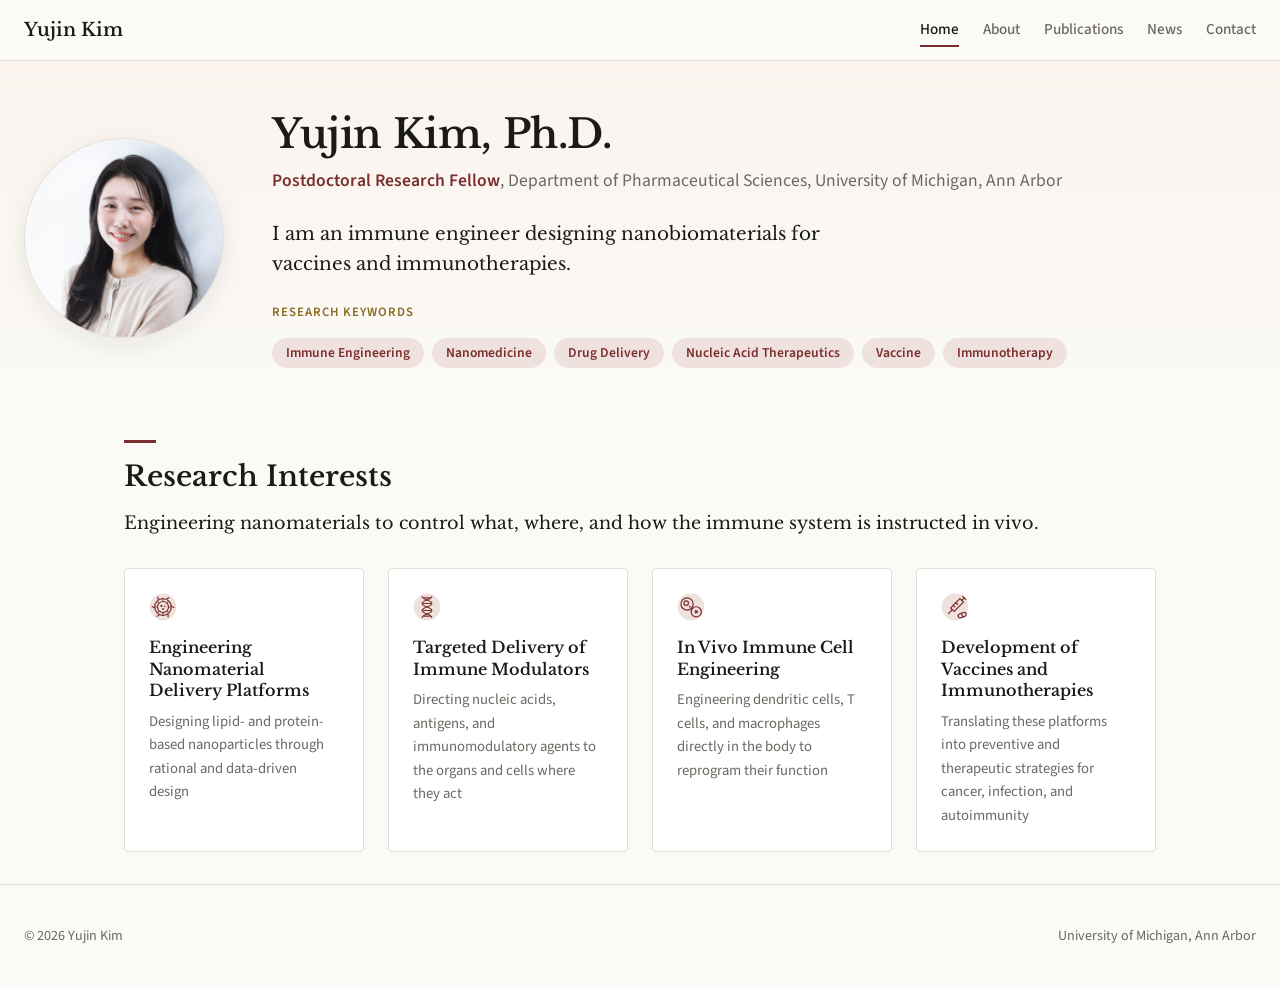
<file: index.html>
<!DOCTYPE html>
<html lang="en">
<head>
  <meta charset="UTF-8" />
  <meta name="viewport" content="width=device-width, initial-scale=1.0" />
  <title>Yujin Kim, Ph.D. — Immune Engineering &amp; Nanomedicine</title>
  <meta name="description" content="Yujin Kim, Ph.D. — Postdoctoral Research Fellow at the University of Michigan working on immune system engineering, LNP-mRNA delivery, and cancer immunotherapy." />
  <link rel="preconnect" href="https://fonts.googleapis.com" />
  <link rel="preconnect" href="https://fonts.gstatic.com" crossorigin />
  <link href="https://fonts.googleapis.com/css2?family=Libre+Baskerville:ital,wght@0,400;0,700;1,400&family=Source+Sans+3:ital,wght@0,400;0,500;0,600;0,700&display=swap" rel="stylesheet" />
  <link rel="stylesheet" href="css/style.css?v=41" />
  <link rel="preload" href="data/profile.json" as="fetch" crossorigin="anonymous" />
</head>
<body data-page="home">
  <header class="nav">
    <div class="nav__inner">
      <a class="nav__brand" href="index.html">Yujin Kim</a>
      <nav class="nav__links" aria-label="Primary">
        <a class="nav__link" data-page="home" href="index.html">Home</a>
        <a class="nav__link" data-page="about" href="about.html">About</a>
        <a class="nav__link" data-page="publications" href="publications.html">Publications</a>
        <a class="nav__link" data-page="news" href="news.html">News</a>
        <a class="nav__link" data-page="contact" href="contact.html">Contact</a>
      </nav>
    </div>
  </header>

  <main>
    <div class="hero-band">
      <div class="container">
        <section id="hero" class="hero" aria-label="Introduction"></section>
      </div>
    </div>

    <div class="container container--research">
      <section id="interests" class="section--tight"></section>
    </div>
  </main>

  <footer class="footer">
    <div class="footer__inner">
      <span>© <span id="year"></span> Yujin Kim</span>
      <span>University of Michigan, Ann Arbor</span>
    </div>
  </footer>

  <script>document.getElementById("year").textContent = new Date().getFullYear();</script>
  <script src="js/nav.js"></script>
  <script src="js/render-profile.js"></script>
</body>
</html>
</file>
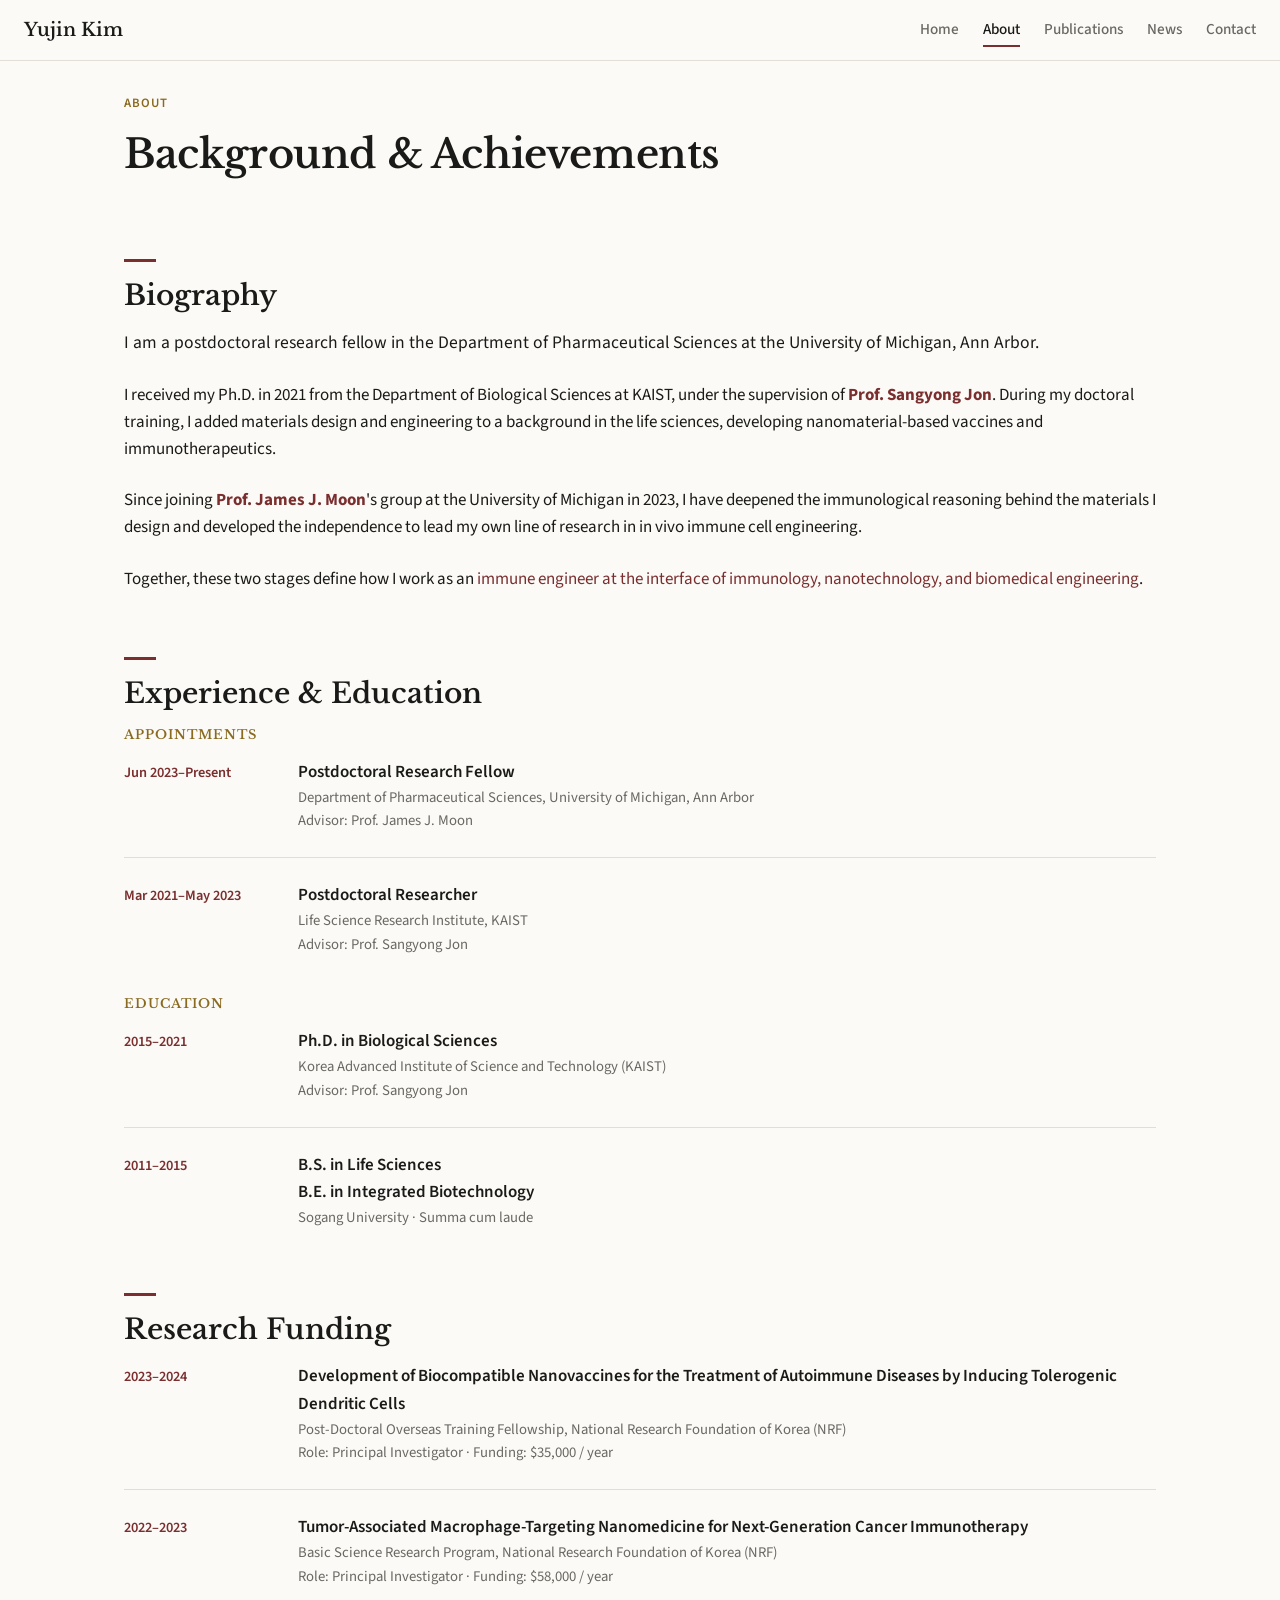
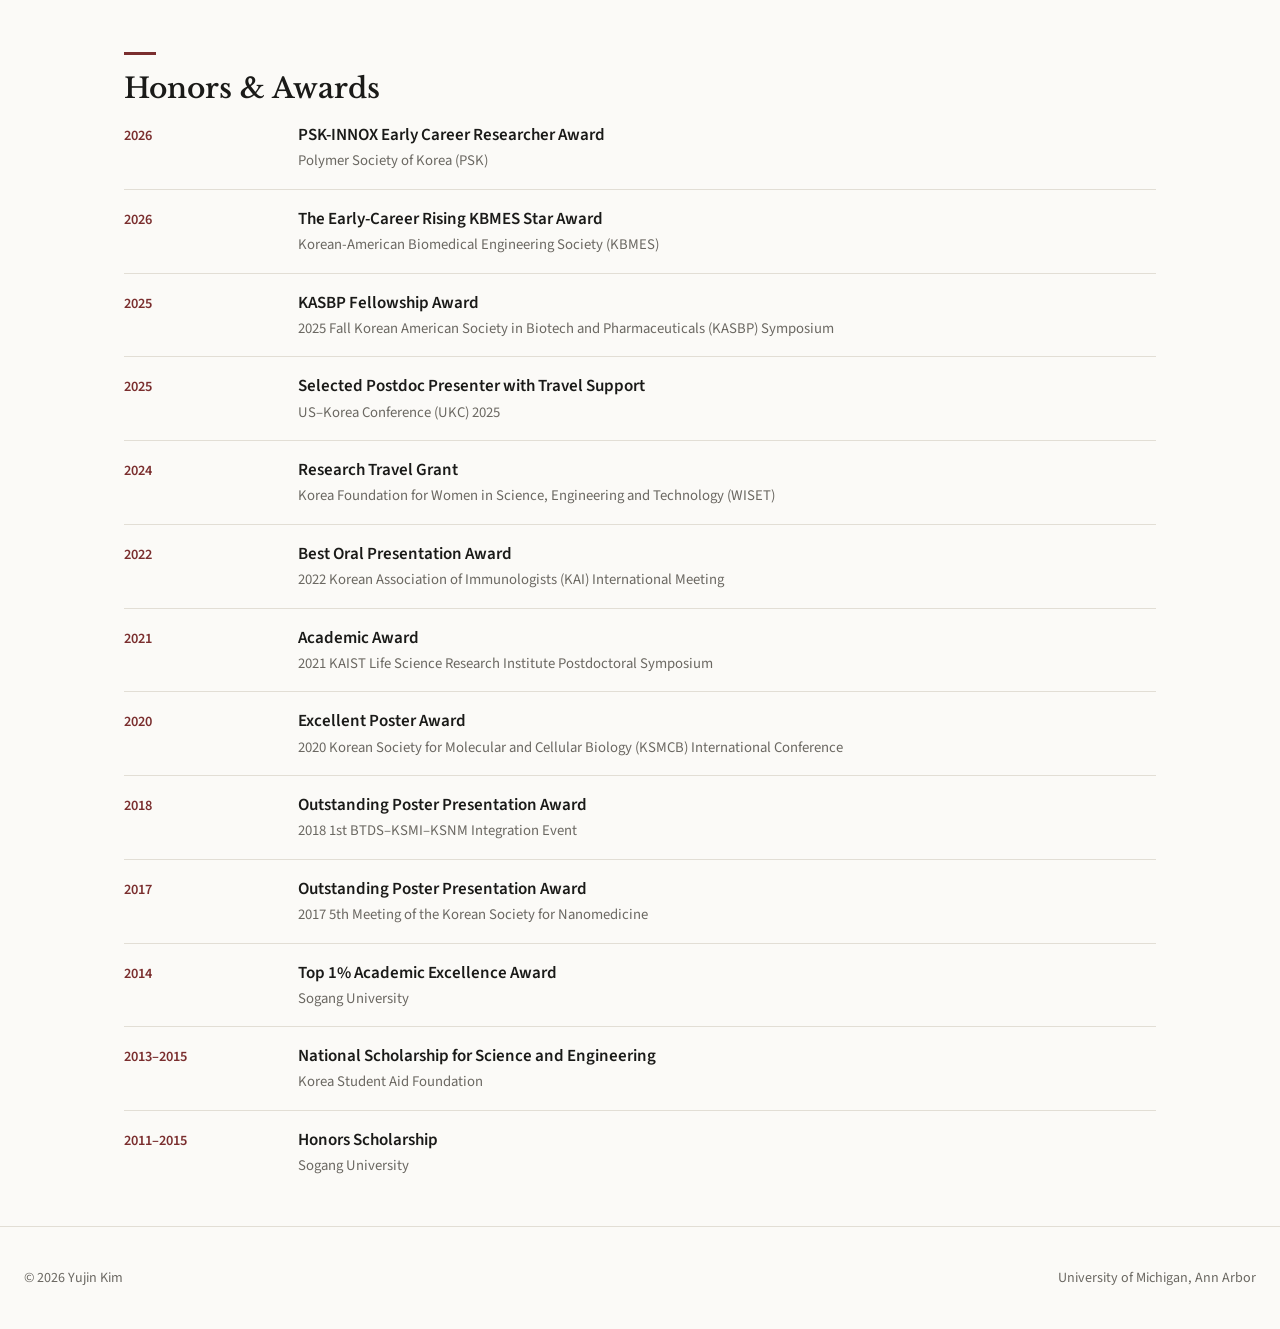
<file: about.html>
<!DOCTYPE html>
<html lang="en">
<head>
  <meta charset="UTF-8" />
  <meta name="viewport" content="width=device-width, initial-scale=1.0" />
  <title>About — Yujin Kim, Ph.D.</title>
  <meta name="description" content="Biography, appointments, education, research funding, and honors of Yujin Kim, Ph.D., Postdoctoral Research Fellow at the University of Michigan." />
  <link rel="preconnect" href="https://fonts.googleapis.com" />
  <link rel="preconnect" href="https://fonts.gstatic.com" crossorigin />
  <link href="https://fonts.googleapis.com/css2?family=Libre+Baskerville:ital,wght@0,400;0,700;1,400&family=Source+Sans+3:ital,wght@0,400;0,500;0,600;0,700&display=swap" rel="stylesheet" />
  <link rel="stylesheet" href="css/style.css?v=41" />
  <link rel="preload" href="data/profile.json" as="fetch" crossorigin="anonymous" />
</head>
<body data-page="about">
  <header class="nav">
    <div class="nav__inner">
      <a class="nav__brand" href="index.html">Yujin Kim</a>
      <nav class="nav__links" aria-label="Primary">
        <a class="nav__link" data-page="home" href="index.html">Home</a>
        <a class="nav__link" data-page="about" href="about.html">About</a>
        <a class="nav__link" data-page="publications" href="publications.html">Publications</a>
        <a class="nav__link" data-page="news" href="news.html">News</a>
        <a class="nav__link" data-page="contact" href="contact.html">Contact</a>
      </nav>
    </div>
  </header>

  <main>
    <div class="container container--about">
      <section class="section--tight">
        <p class="eyebrow">About</p>
        <h1>Background &amp; Achievements</h1>
      </section>

      <section id="bio" class="section--tight"></section>
      <section id="education" class="section--tight"></section>
      <section id="funding" class="section--tight"></section>
      <section id="awards" class="section--tight"></section>
    </div>
  </main>

  <footer class="footer">
    <div class="footer__inner">
      <span>© <span id="year"></span> Yujin Kim</span>
      <span>University of Michigan, Ann Arbor</span>
    </div>
  </footer>

  <script>document.getElementById("year").textContent = new Date().getFullYear();</script>
  <script src="js/nav.js"></script>
  <script src="js/render-profile.js"></script>
</body>
</html>
</file>
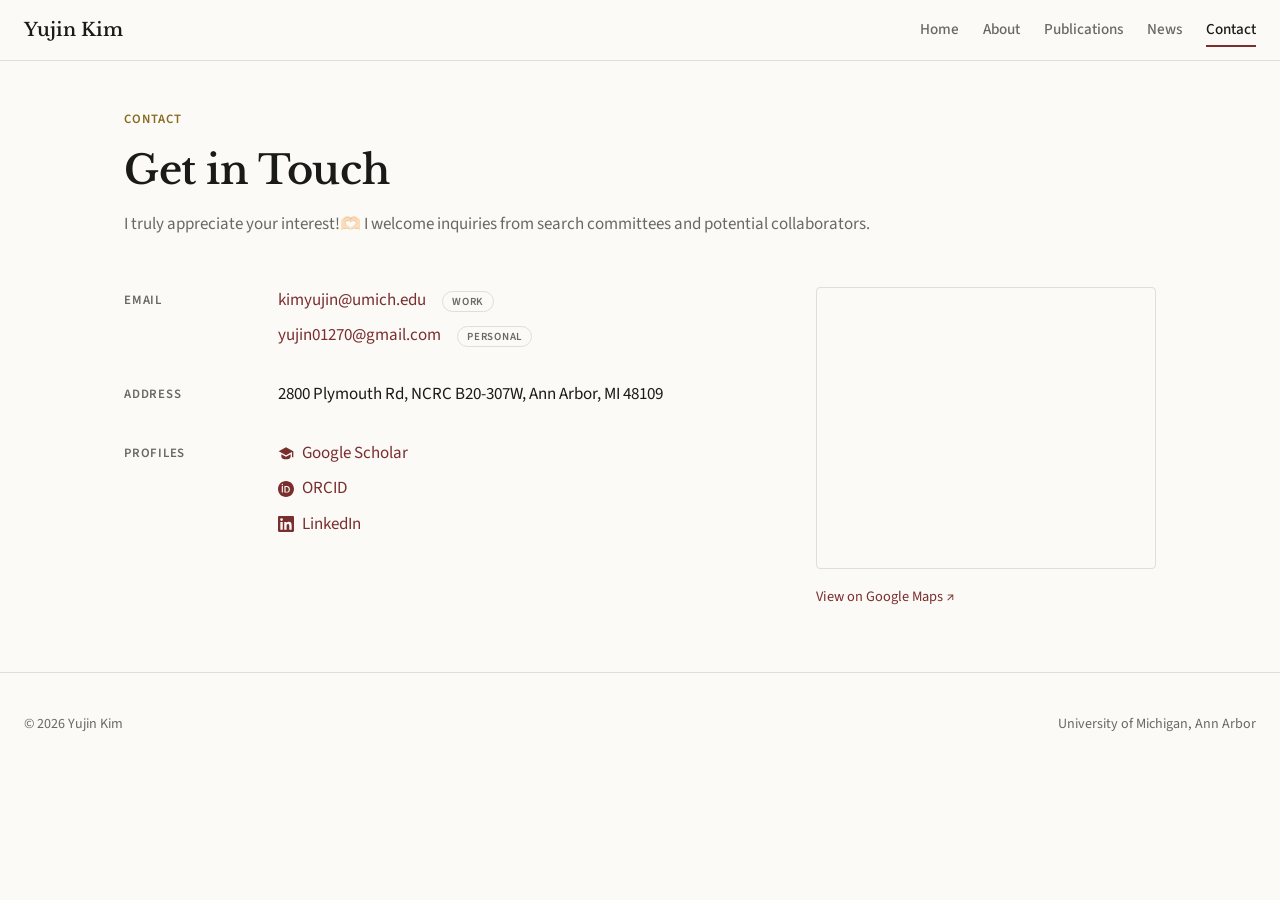
<file: contact.html>
<!DOCTYPE html>
<html lang="en">
<head>
  <meta charset="UTF-8" />
  <meta name="viewport" content="width=device-width, initial-scale=1.0" />
  <title>Contact — Yujin Kim, Ph.D.</title>
  <meta name="description" content="Contact Yujin Kim, Ph.D. — email, institutional address, Google Scholar, ORCID, and LinkedIn." />
  <link rel="preconnect" href="https://fonts.googleapis.com" />
  <link rel="preconnect" href="https://fonts.gstatic.com" crossorigin />
  <link href="https://fonts.googleapis.com/css2?family=Libre+Baskerville:ital,wght@0,400;0,700;1,400&family=Source+Sans+3:ital,wght@0,400;0,500;0,600;0,700&display=swap" rel="stylesheet" />
  <link rel="stylesheet" href="css/style.css?v=41" />
  <link rel="preload" href="data/profile.json" as="fetch" crossorigin="anonymous" />
</head>
<body data-page="contact">
  <header class="nav">
    <div class="nav__inner">
      <a class="nav__brand" href="index.html">Yujin Kim</a>
      <nav class="nav__links" aria-label="Primary">
        <a class="nav__link" data-page="home" href="index.html">Home</a>
        <a class="nav__link" data-page="about" href="about.html">About</a>
        <a class="nav__link" data-page="publications" href="publications.html">Publications</a>
        <a class="nav__link" data-page="news" href="news.html">News</a>
        <a class="nav__link" data-page="contact" href="contact.html">Contact</a>
      </nav>
    </div>
  </header>

  <main>
    <div class="container container--contact">
      <section class="section">
        <p class="eyebrow">Contact</p>
        <h1>Get in Touch</h1>
        <p class="text-secondary" style="margin-bottom:var(--s6)">
          I truly appreciate your interest!🫶🏻 I welcome inquiries from search committees and potential collaborators.
        </p>
        <div id="contact"></div>
      </section>
    </div>
  </main>

  <footer class="footer">
    <div class="footer__inner">
      <span>© <span id="year"></span> Yujin Kim</span>
      <span>University of Michigan, Ann Arbor</span>
    </div>
  </footer>

  <script>document.getElementById("year").textContent = new Date().getFullYear();</script>
  <script src="js/nav.js"></script>
  <script src="js/render-profile.js"></script>
</body>
</html>
</file>
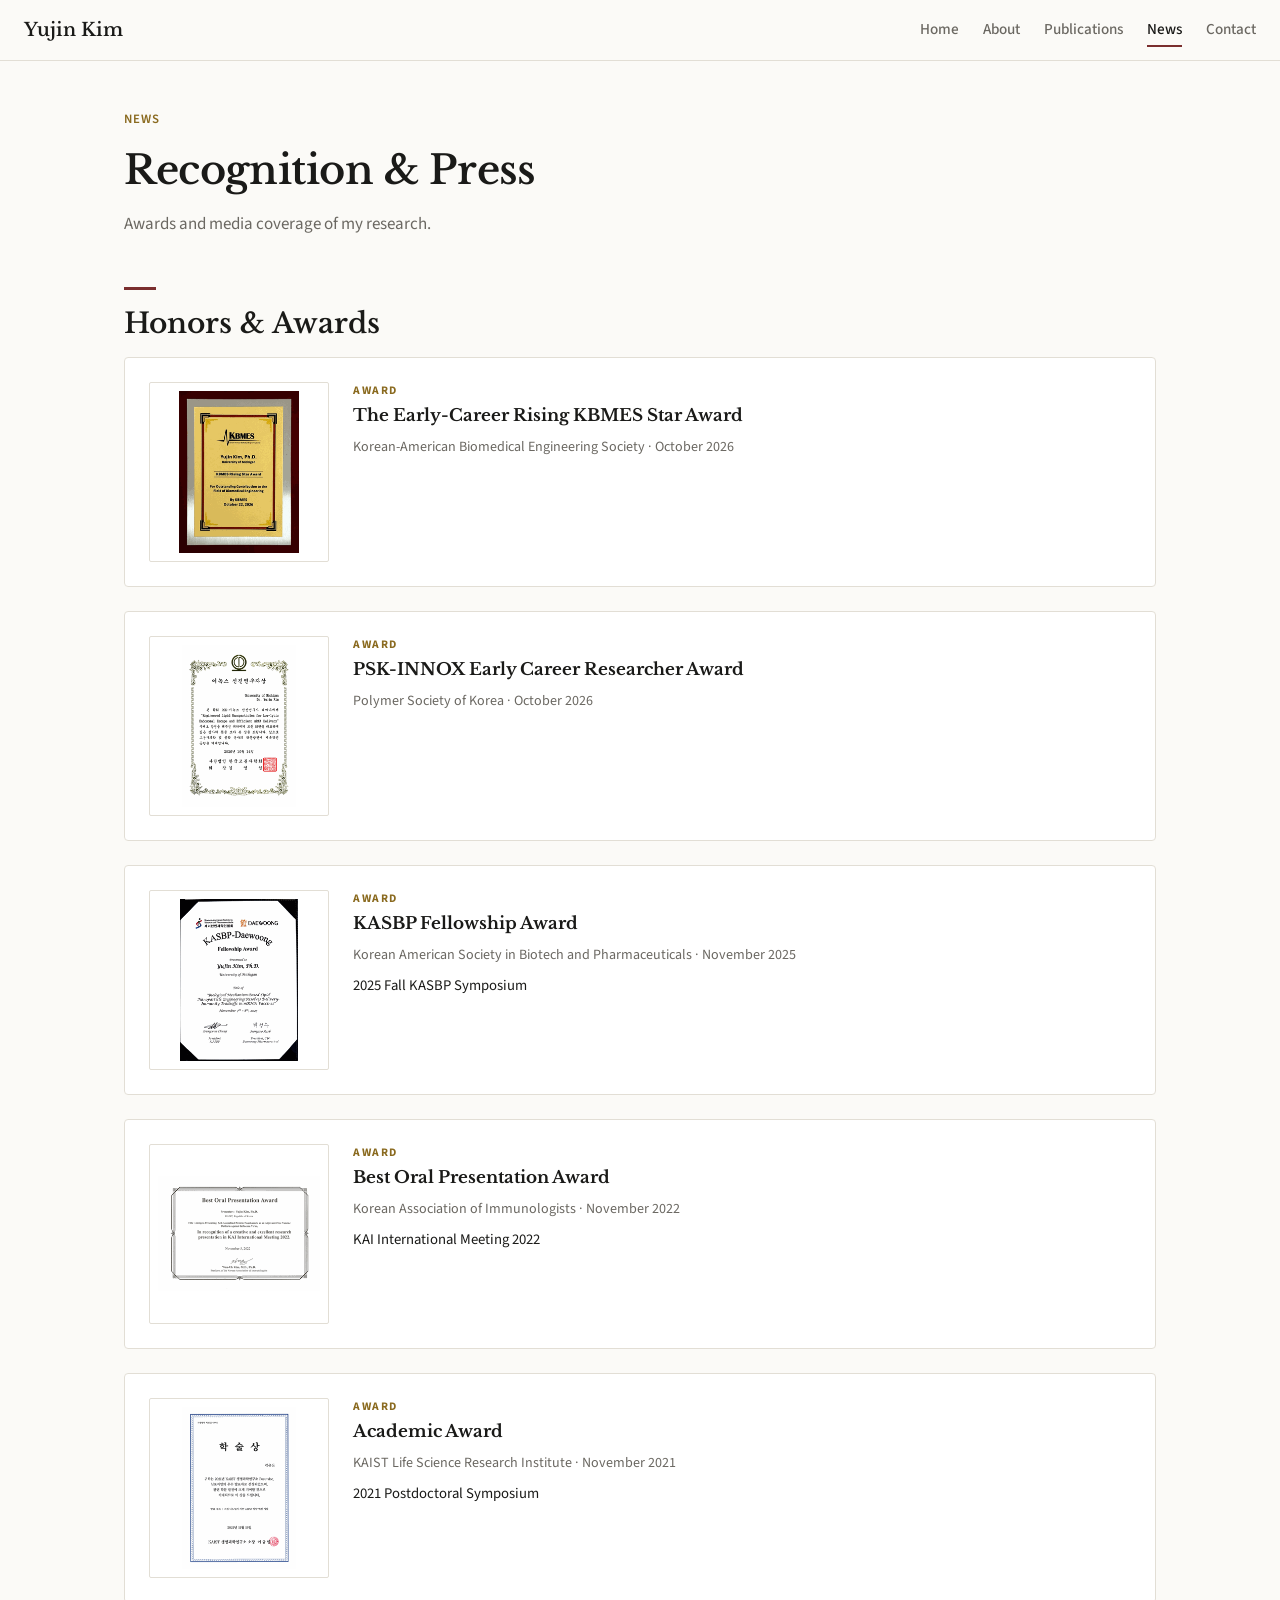
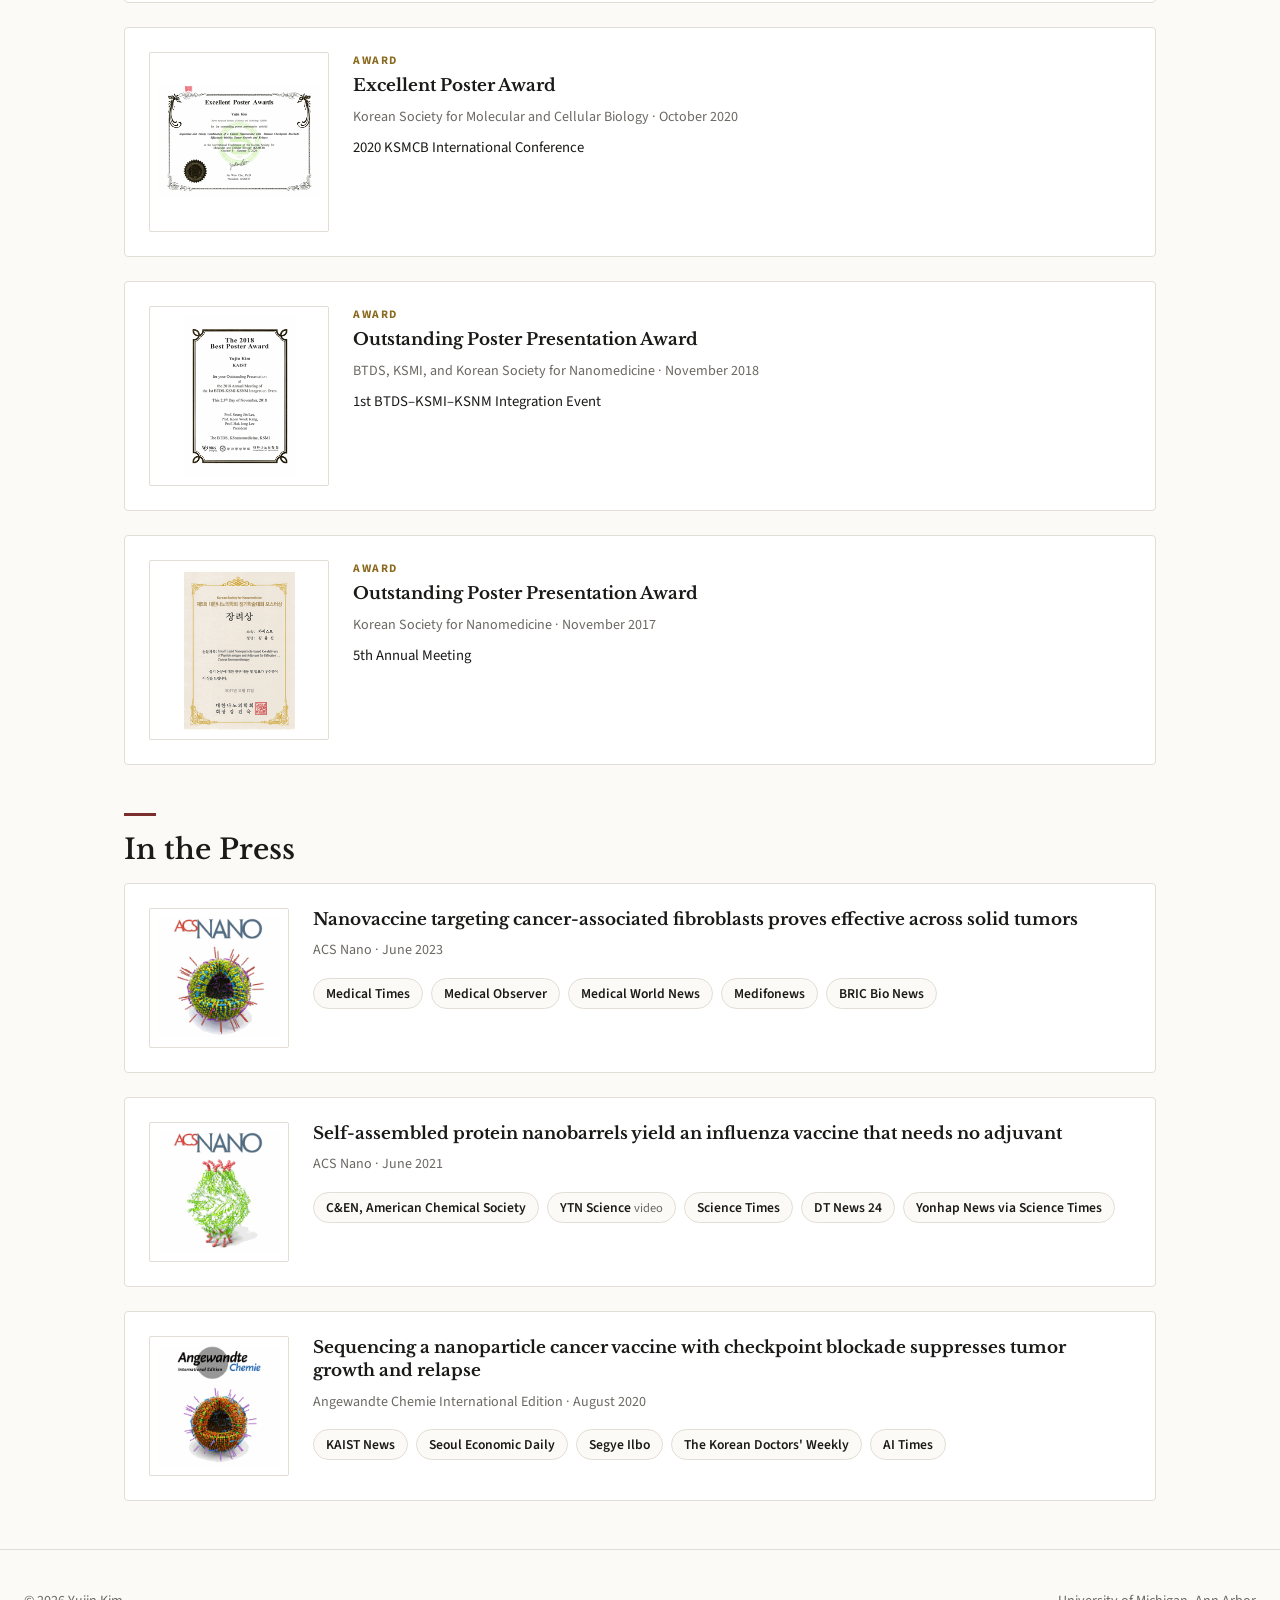
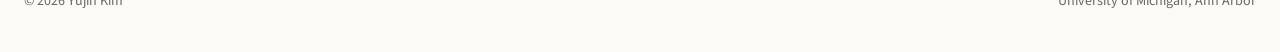
<file: news.html>
<!DOCTYPE html>
<html lang="en">
<head>
  <meta charset="UTF-8" />
  <meta name="viewport" content="width=device-width, initial-scale=1.0" />
  <title>News — Yujin Kim, Ph.D.</title>
  <meta name="description" content="Awards and press coverage about the research of Yujin Kim, Ph.D." />
  <link rel="preconnect" href="https://fonts.googleapis.com" />
  <link rel="preconnect" href="https://fonts.gstatic.com" crossorigin />
  <link href="https://fonts.googleapis.com/css2?family=Libre+Baskerville:ital,wght@0,400;0,700;1,400&family=Source+Sans+3:ital,wght@0,400;0,500;0,600;0,700&display=swap" rel="stylesheet" />
  <link rel="stylesheet" href="css/style.css?v=41" />
  <link rel="preload" href="data/news.json" as="fetch" crossorigin="anonymous" />
</head>
<body data-page="news">
  <header class="nav">
    <div class="nav__inner">
      <a class="nav__brand" href="index.html">Yujin Kim</a>
      <nav class="nav__links" aria-label="Primary">
        <a class="nav__link" data-page="home" href="index.html">Home</a>
        <a class="nav__link" data-page="about" href="about.html">About</a>
        <a class="nav__link" data-page="publications" href="publications.html">Publications</a>
        <a class="nav__link" data-page="news" href="news.html">News</a>
        <a class="nav__link" data-page="contact" href="contact.html">Contact</a>
      </nav>
    </div>
  </header>

  <main>
    <div class="container container--news">
      <section class="section">
        <p class="eyebrow">News</p>
        <h1>Recognition &amp; Press</h1>
        <p class="text-secondary" style="margin-bottom:var(--s6)">
          Awards and media coverage of my research.
        </p>
        <div id="news"></div>
      </section>
    </div>
  </main>

  <footer class="footer">
    <div class="footer__inner">
      <span>© <span id="year"></span> Yujin Kim</span>
      <span>University of Michigan, Ann Arbor</span>
    </div>
  </footer>

  <script>document.getElementById("year").textContent = new Date().getFullYear();</script>
  <script src="js/nav.js"></script>
  <script src="js/render-profile.js"></script>
</body>
</html>
</file>
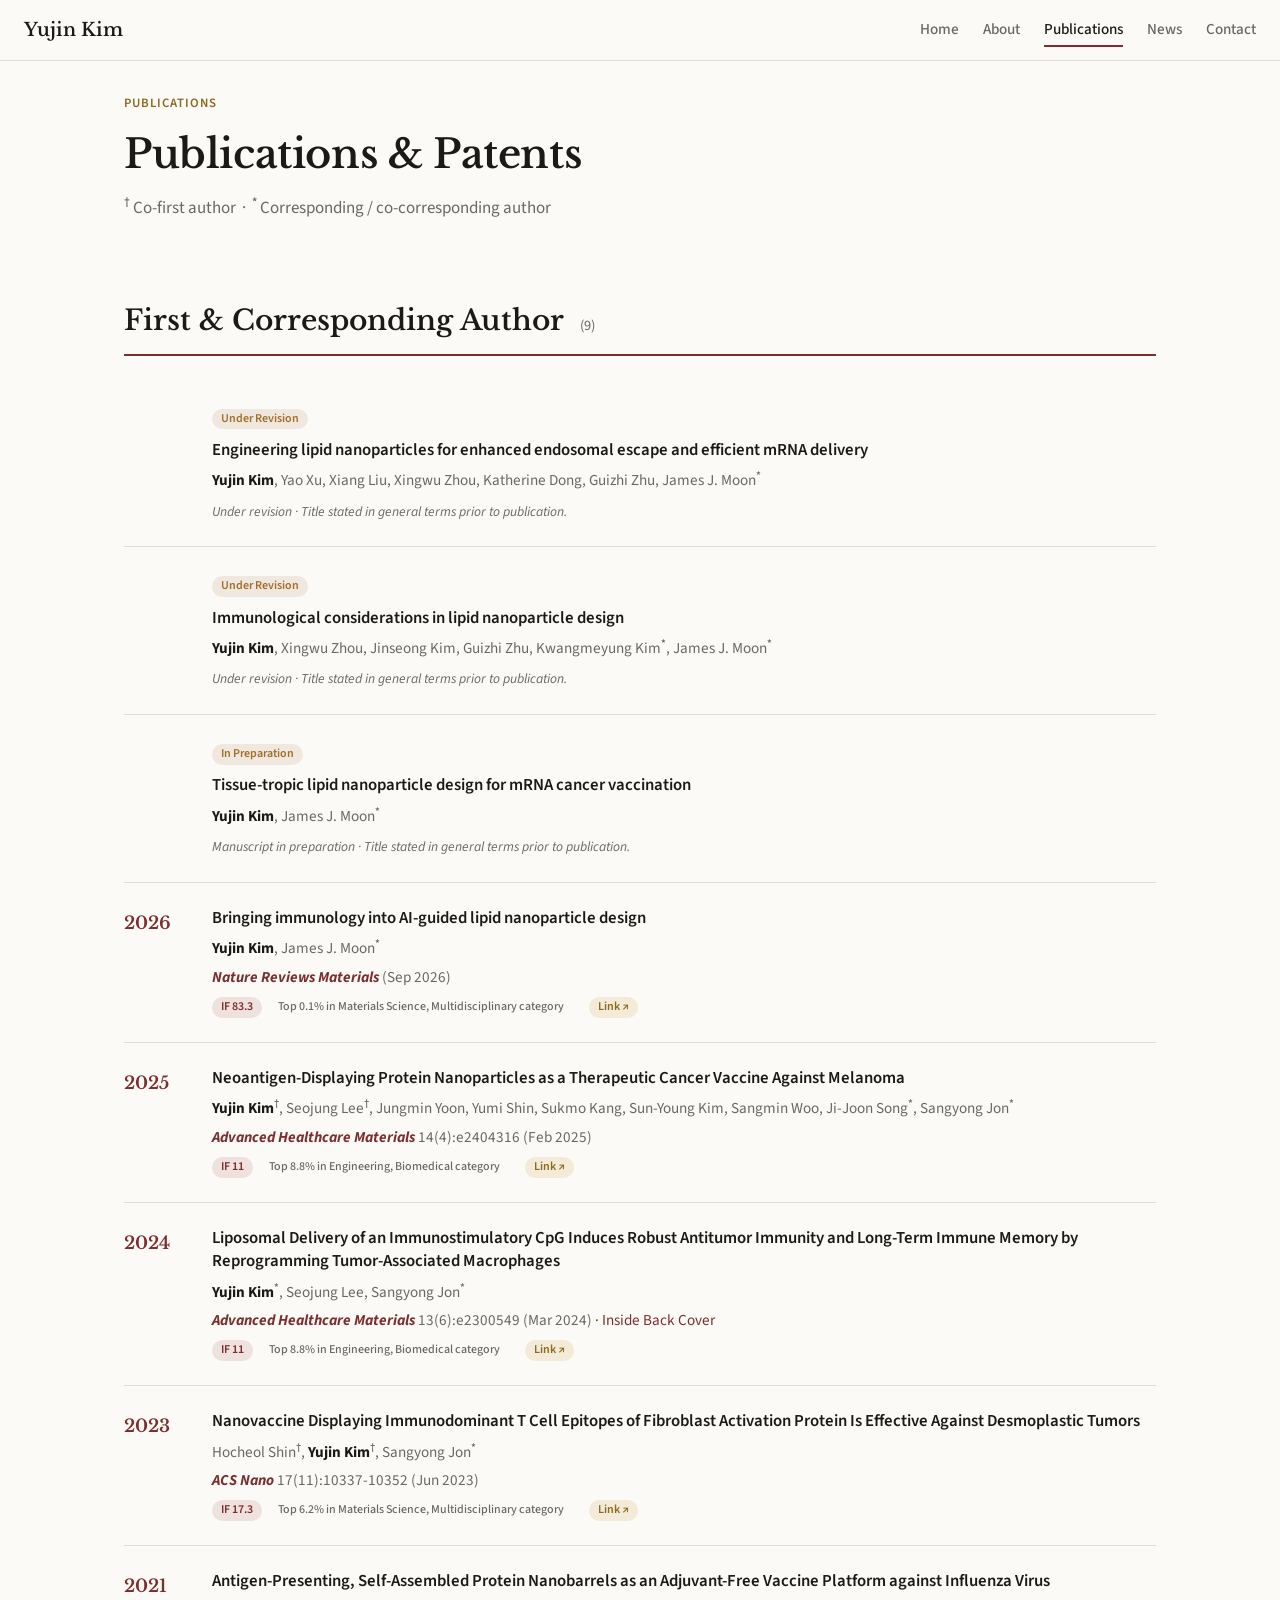
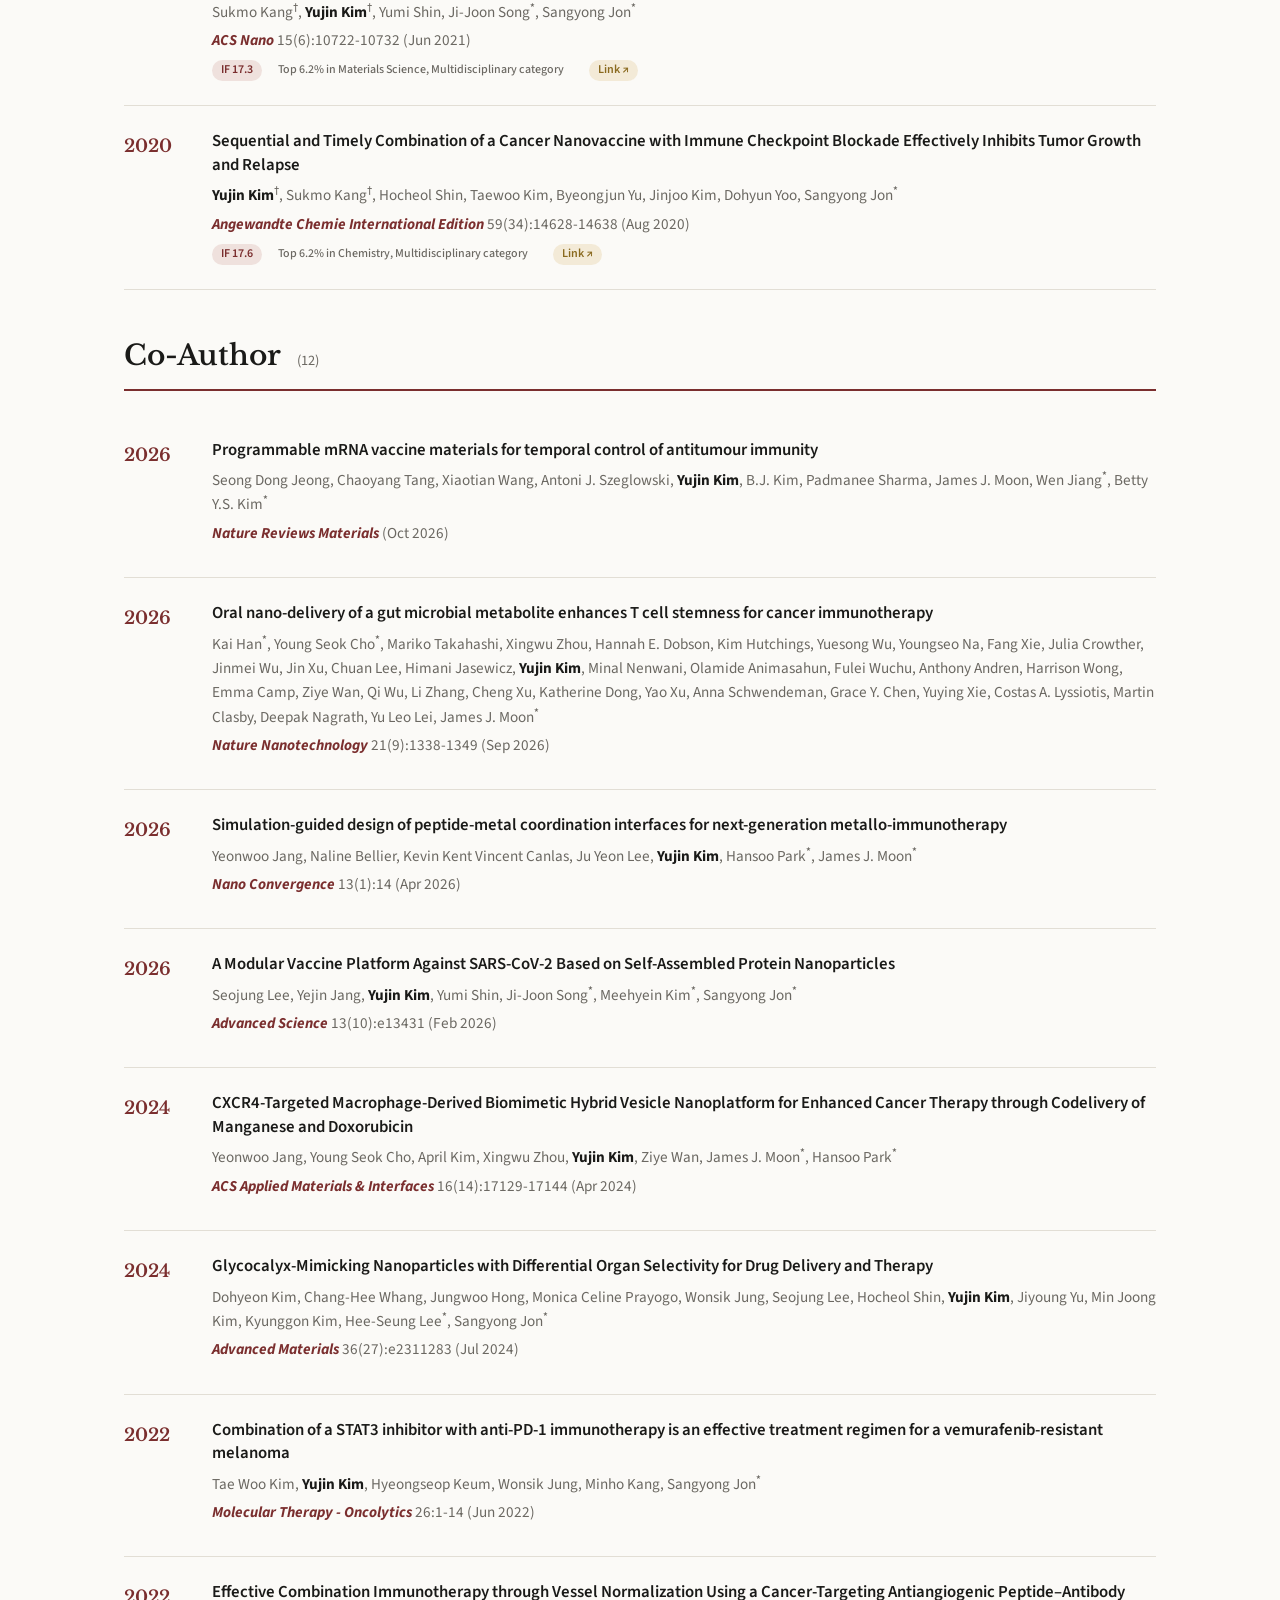
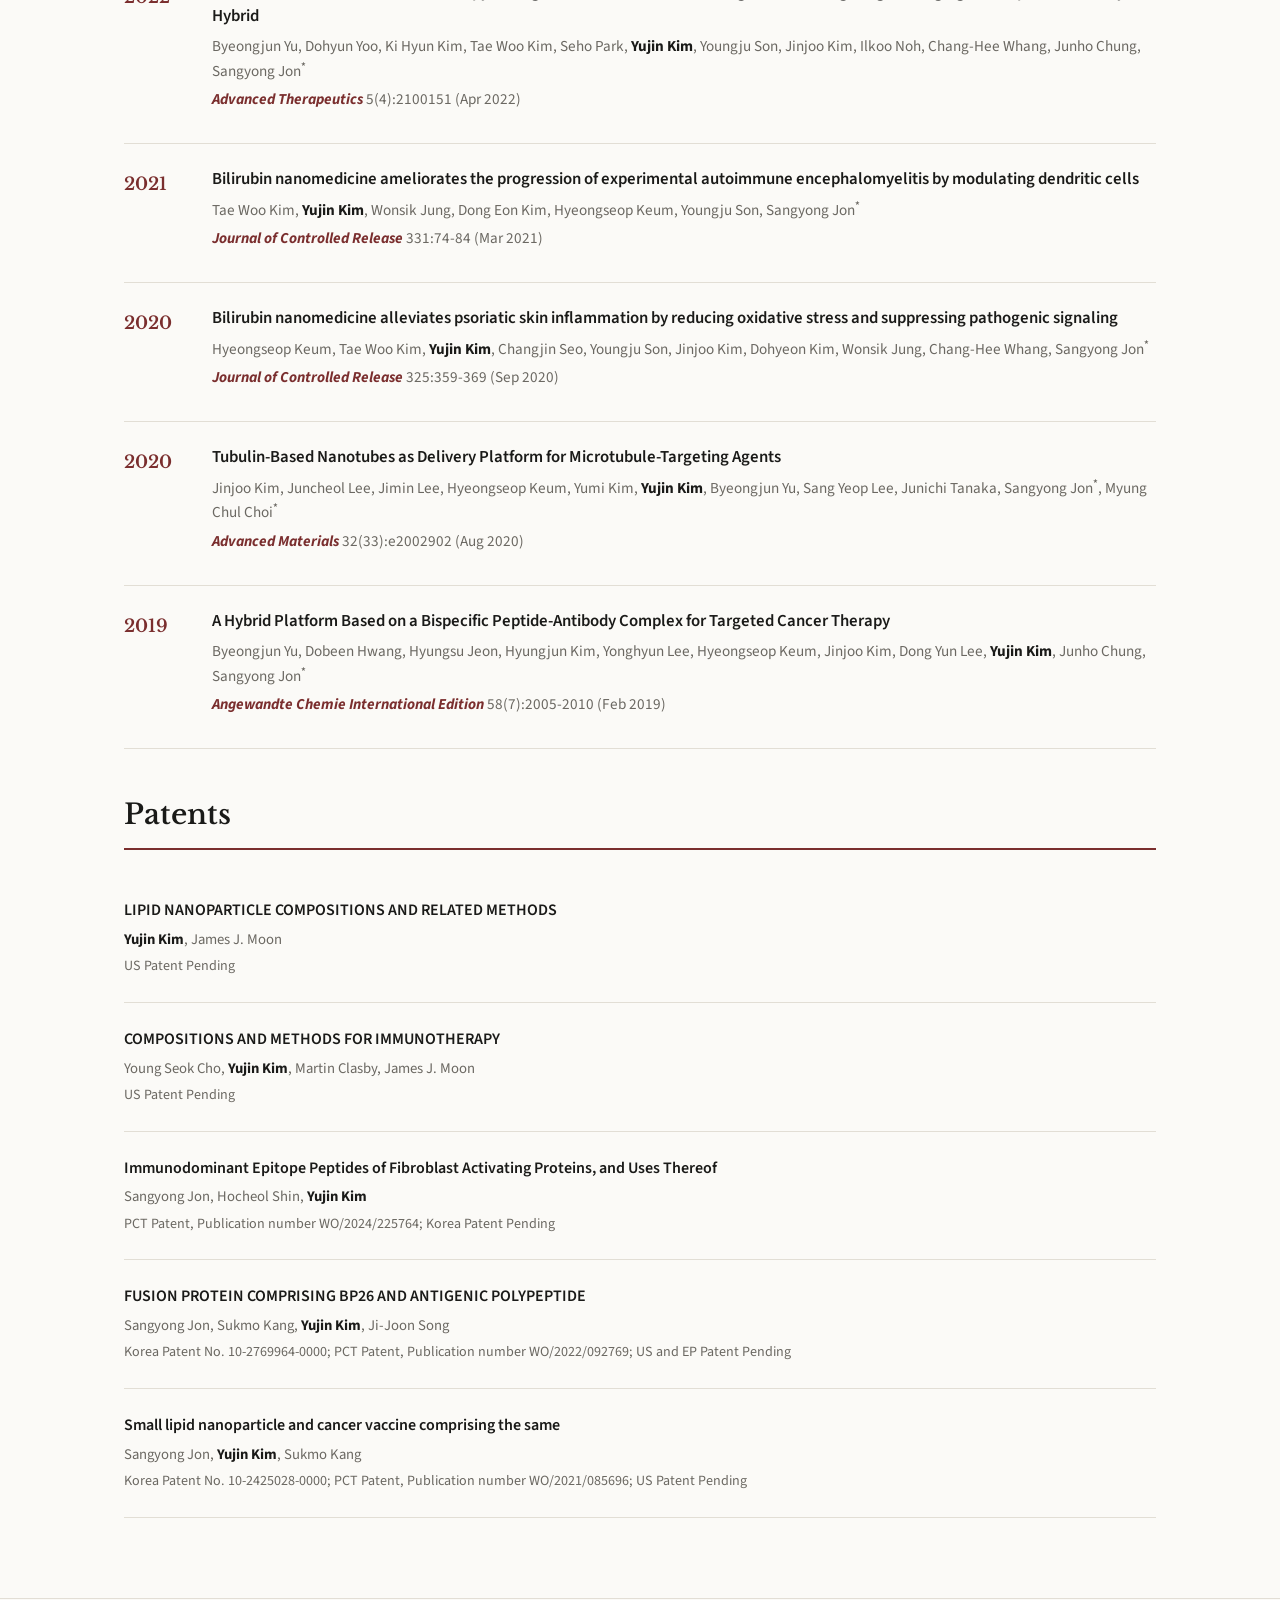
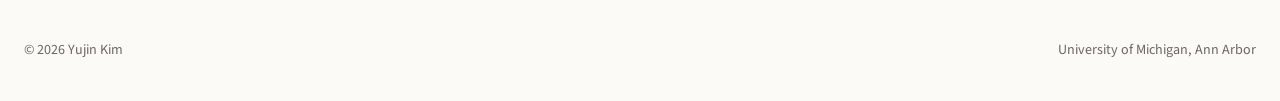
<file: publications.html>
<!DOCTYPE html>
<html lang="en">
<head>
  <meta charset="UTF-8" />
  <meta name="viewport" content="width=device-width, initial-scale=1.0" />
  <title>Publications — Yujin Kim, Ph.D.</title>
  <meta name="description" content="Peer-reviewed publications and patents of Yujin Kim, Ph.D. — first/corresponding and co-authored papers in ACS Nano, Nature Nanotechnology, Advanced Healthcare Materials, and more." />
  <link rel="preconnect" href="https://fonts.googleapis.com" />
  <link rel="preconnect" href="https://fonts.gstatic.com" crossorigin />
  <link href="https://fonts.googleapis.com/css2?family=Libre+Baskerville:ital,wght@0,400;0,700;1,400&family=Source+Sans+3:ital,wght@0,400;0,500;0,600;0,700&display=swap" rel="stylesheet" />
  <link rel="stylesheet" href="css/style.css?v=41" />
  <link rel="preload" href="data/publications.json" as="fetch" crossorigin="anonymous" />
</head>
<body data-page="publications">
  <header class="nav">
    <div class="nav__inner">
      <a class="nav__brand" href="index.html">Yujin Kim</a>
      <nav class="nav__links" aria-label="Primary">
        <a class="nav__link" data-page="home" href="index.html">Home</a>
        <a class="nav__link" data-page="about" href="about.html">About</a>
        <a class="nav__link" data-page="publications" href="publications.html">Publications</a>
        <a class="nav__link" data-page="news" href="news.html">News</a>
        <a class="nav__link" data-page="contact" href="contact.html">Contact</a>
      </nav>
    </div>
  </header>

  <main>
    <div class="container container--pubs">
      <section class="section--tight">
        <p class="eyebrow">Publications</p>
        <h1>Publications &amp; Patents</h1>
        <p class="text-secondary" style="max-width:var(--max-text)">
          <sup>†</sup> Co-first author &nbsp;·&nbsp;
          <sup>*</sup> Corresponding / co-corresponding author
        </p>
      </section>

      <section class="section--tight">
        <div id="pub-first" class="pub-group">
          <div class="pub-group__head">
            <h2 style="margin:0">First &amp; Corresponding Author</h2>
            <span class="pub-group__count"></span>
          </div>
          <div class="pub-list"></div>
        </div>

        <div id="pub-coauthor" class="pub-group">
          <div class="pub-group__head">
            <h2 style="margin:0">Co-Author</h2>
            <span class="pub-group__count"></span>
          </div>
          <div class="pub-list"></div>
        </div>

        <div id="pub-patents" class="pub-group patents">
          <div class="pub-group__head">
            <h2 style="margin:0">Patents</h2>
          </div>
          <div class="pub-list"></div>
        </div>
      </section>
    </div>
  </main>

  <footer class="footer">
    <div class="footer__inner">
      <span>© <span id="year"></span> Yujin Kim</span>
      <span>University of Michigan, Ann Arbor</span>
    </div>
  </footer>

  <script>document.getElementById("year").textContent = new Date().getFullYear();</script>
  <script src="js/nav.js"></script>
  <script src="js/render-publications.js"></script>
</body>
</html>
</file>
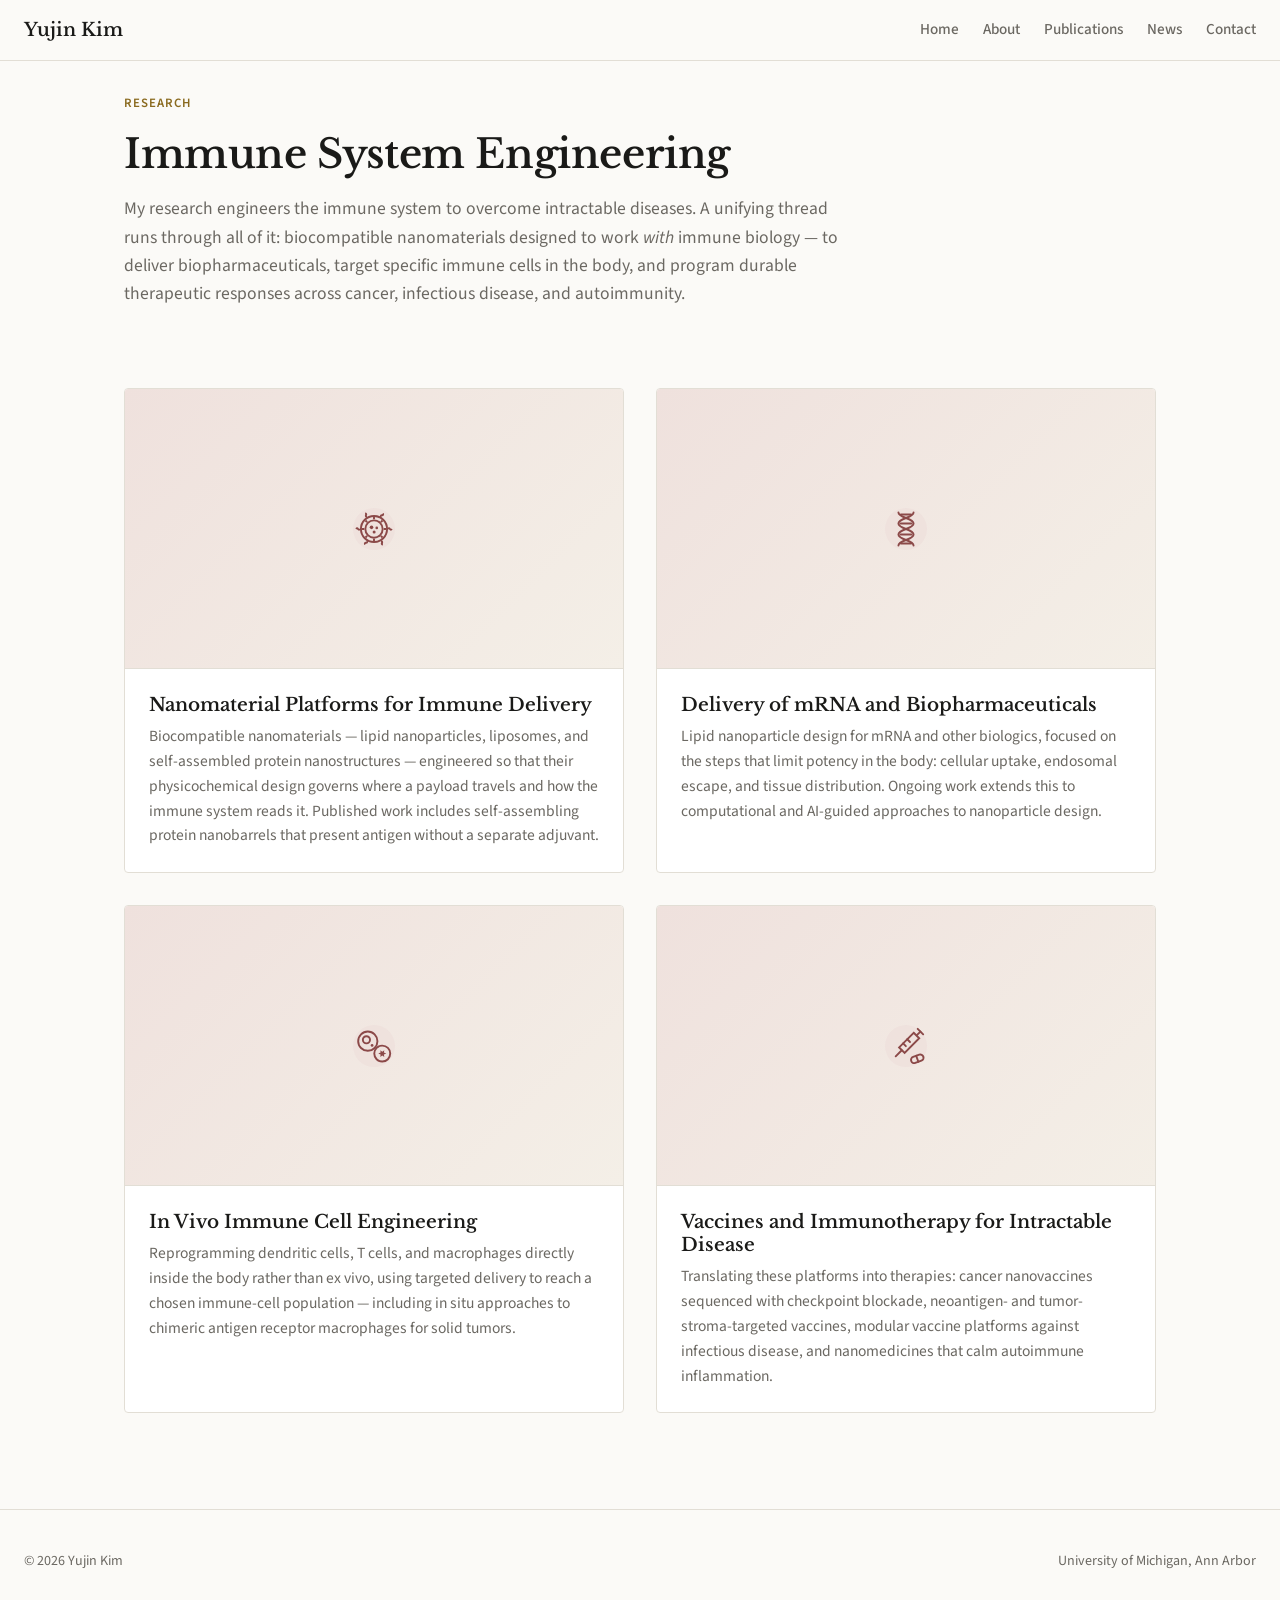
<file: research.html>
<!DOCTYPE html>
<html lang="en">
<head>
  <meta charset="UTF-8" />
  <meta name="viewport" content="width=device-width, initial-scale=1.0" />
  <title>Research — Yujin Kim, Ph.D.</title>
  <meta name="description" content="Research themes of Yujin Kim, Ph.D.: LNP-mediated mRNA delivery, cancer vaccines and immunotherapy, in vivo immune cell engineering, and autoimmune disease therapy." />
  <meta name="robots" content="noindex, nofollow" />
  <link rel="preconnect" href="https://fonts.googleapis.com" />
  <link rel="preconnect" href="https://fonts.gstatic.com" crossorigin />
  <link href="https://fonts.googleapis.com/css2?family=Libre+Baskerville:ital,wght@0,400;0,700;1,400&family=Source+Sans+3:ital,wght@0,400;0,500;0,600;0,700&display=swap" rel="stylesheet" />
  <link rel="stylesheet" href="css/style.css?v=41" />
  <link rel="preload" href="data/profile.json" as="fetch" crossorigin="anonymous" />
</head>
<body data-page="research">
  <header class="nav">
    <div class="nav__inner">
      <a class="nav__brand" href="index.html">Yujin Kim</a>
      <nav class="nav__links" aria-label="Primary">
        <a class="nav__link" data-page="home" href="index.html">Home</a>
        <a class="nav__link" data-page="about" href="about.html">About</a>
        <a class="nav__link" data-page="publications" href="publications.html">Publications</a>
        <a class="nav__link" data-page="news" href="news.html">News</a>
        <a class="nav__link" data-page="contact" href="contact.html">Contact</a>
      </nav>
    </div>
  </header>

  <main>
    <div class="container container--research">
      <section class="section--tight">
        <p class="eyebrow">Research</p>
        <h1>Immune System Engineering</h1>
        <div class="container--text" style="padding:0;margin:0">
          <p class="text-secondary" style="font-size:1.1rem">
            My research engineers the immune system to overcome intractable
            diseases. A unifying thread runs through all of it: biocompatible
            nanomaterials designed to work <em>with</em> immune biology — to
            deliver biopharmaceuticals, target specific immune cells in the
            body, and program durable therapeutic responses across cancer,
            infectious disease, and autoimmunity.
          </p>
        </div>
      </section>

      <section class="section--tight">
        <div id="themes" class="themes"></div>
      </section>

      <section id="teaching" class="section--tight container--text" style="padding-left:0;padding-right:0"></section>
    </div>
  </main>

  <footer class="footer">
    <div class="footer__inner">
      <span>© <span id="year"></span> Yujin Kim</span>
      <span>University of Michigan, Ann Arbor</span>
    </div>
  </footer>

  <script>document.getElementById("year").textContent = new Date().getFullYear();</script>
  <script src="js/nav.js"></script>
  <script src="js/render-profile.js"></script>
</body>
</html>
</file>
<file: css/style.css>
/* =========================================================================
   Yujin Kim — Faculty Portfolio
   Single shared stylesheet. Design tokens per PROJECT_BRIEF.md §4.
   ========================================================================= */

:root {
  /* Colors */
  --bg: #FBFAF7;
  --text-primary: #1A1A18;
  --text-secondary: #6B6862;
  --accent: #7A2E2E;
  --accent-light: #EFE1DD;
  --accent-2: #8A6A1F;        /* deep gold — secondary accent */
  --accent-2-light: #F3EAD7;  /* gold tint for soft fills */
  --border: #E2DED5;
  --status-amber: #A06E2B;

  /* Typography */
  --font-heading: "Libre Baskerville", Georgia, serif;
  --font-body: "Source Sans 3", -apple-system, BlinkMacSystemFont, "Segoe UI", sans-serif;

  /* Spacing scale (8px base) */
  --s1: 8px;
  --s2: 16px;
  --s3: 24px;
  --s4: 32px;
  --s5: 40px;
  --s6: 48px;
  --s8: 64px;

  /* Layout */
  --max-text: 720px;
  --max-container: 1280px;
  --radius: 4px;
}

/* -------------------------------------------------------------------------
   Reset / base
   ------------------------------------------------------------------------- */
*,
*::before,
*::after { box-sizing: border-box; }

html { scroll-behavior: smooth; }

body {
  margin: 0;
  background: var(--bg);
  color: var(--text-primary);
  font-family: var(--font-body);
  font-size: 17px;
  line-height: 1.6;
  -webkit-font-smoothing: antialiased;
  text-rendering: optimizeLegibility;
}

h1, h2, h3, h4 {
  font-family: var(--font-heading);
  font-weight: 600;
  line-height: 1.25;
  color: var(--text-primary);
  margin: 0 0 var(--s2) 0;
}

h1 { font-size: 2.5rem; letter-spacing: -0.01em; }
h2 { font-size: 1.75rem; }
h3 { font-size: 1.25rem; }

p { margin: 0 0 var(--s2) 0; }

a {
  color: var(--accent);
  text-decoration: none;
  transition: color 150ms ease, border-color 150ms ease, opacity 150ms ease;
}
a:hover { text-decoration: underline; }

:focus-visible {
  outline: 2px solid var(--accent);
  outline-offset: 2px;
  border-radius: 2px;
}

img { max-width: 100%; display: block; }

/* -------------------------------------------------------------------------
   Layout helpers
   ------------------------------------------------------------------------- */
.container {
  max-width: var(--max-container);
  margin: 0 auto;
  padding: 0 var(--s3);
}

.container--text { max-width: var(--max-text); }
/* Contact needs room for the details + map side by side, and enough width for
   the street address to stay on one line */
.container--contact { max-width: 1080px; }
/* About, Publications and News share one 1080px column so the three pages line
   up when switching between them (Yujin, 2026-11-08). This reverses the earlier
   per-page widths (About 720, Publications 900). */
.container--about,
.container--pubs,
.container--news { max-width: 1080px; }
/* Research holds a 2-column card grid */
.container--research { max-width: 1080px; }

.section {
  padding-top: var(--s6);
  padding-bottom: var(--s6);
}

.section--tight { padding-top: var(--s4); padding-bottom: var(--s4); }

.eyebrow {
  font-size: 0.8rem;
  font-weight: 600;
  letter-spacing: 0.08em;
  text-transform: uppercase;
  color: var(--accent-2);
  margin-bottom: var(--s2);
}

/* Burgundy marker bar above every section heading */
main h2::before {
  content: "";
  display: block;
  width: 32px;
  height: 3px;
  background: var(--accent);
  margin-bottom: var(--s2);
}
/* Publication group heads are a baseline-aligned flex row — no bar there */
.pub-group__head h2::before { display: none; }

.text-secondary { color: var(--text-secondary); }

/* -------------------------------------------------------------------------
   Navigation
   ------------------------------------------------------------------------- */
.nav {
  position: sticky;
  top: 0;
  z-index: 50;
  background: rgba(251, 250, 247, 0.92);
  backdrop-filter: saturate(180%) blur(8px);
  border-bottom: 1px solid var(--border);
  transition: box-shadow 200ms ease;
}
.nav.is-scrolled { box-shadow: 0 1px 12px rgba(26, 26, 26, 0.06); }

.nav__inner {
  max-width: var(--max-container);
  margin: 0 auto;
  padding: 0 var(--s3);
  display: flex;
  align-items: center;
  justify-content: space-between;
  min-height: 60px;
  gap: var(--s3);
}

.nav__brand {
  font-family: var(--font-heading);
  font-size: 1.15rem;
  font-weight: 600;
  color: var(--text-primary);
  white-space: nowrap;
}
.nav__brand:hover { text-decoration: none; opacity: 0.75; }

.nav__links {
  display: flex;
  align-items: center;
  gap: var(--s3);
  overflow-x: auto;
  scrollbar-width: none;
  -ms-overflow-style: none;
}
.nav__links::-webkit-scrollbar { display: none; }

.nav__link {
  color: var(--text-secondary);
  font-size: 0.95rem;
  font-weight: 500;
  padding: 4px 0;
  white-space: nowrap;
  border-bottom: 2px solid transparent;
}
.nav__link:hover { color: var(--text-primary); text-decoration: none; }
.nav__link.is-active {
  color: var(--text-primary);
  border-bottom-color: var(--accent);
}

/* -------------------------------------------------------------------------
   Buttons
   ------------------------------------------------------------------------- */
.btn {
  display: inline-flex;
  align-items: center;
  gap: var(--s1);
  background: var(--accent);
  color: #fff;
  font-family: var(--font-body);
  font-size: 0.95rem;
  font-weight: 600;
  padding: 10px 20px;
  border: 1px solid var(--accent);
  border-radius: var(--radius);
  cursor: pointer;
  transition: opacity 150ms ease;
}
.btn:hover { opacity: 0.88; text-decoration: none; }

.btn--ghost {
  background: transparent;
  color: var(--accent);
}
.btn--ghost:hover { background: var(--accent-light); opacity: 1; }

/* -------------------------------------------------------------------------
   Badges
   ------------------------------------------------------------------------- */
.badge {
  display: inline-block;
  font-size: 0.75rem;
  font-weight: 600;
  line-height: 1.4;
  padding: 2px 9px;
  border-radius: 999px;
  background: var(--accent-light);
  color: var(--accent);
  white-space: nowrap;
}
.badge--status {
  background: rgba(160, 110, 43, 0.12);
  color: var(--status-amber);
}
.badge--rank {
  background: transparent;
  color: var(--text-secondary);
  padding-left: 0;
  font-weight: 500;
}
/* Link chip — soft gold fill. It separates from the pale-burgundy IF badge by
   hue rather than by weight; a solid burgundy fill was tried and pulled the eye
   far too hard. The affordance arrives on hover instead of at rest. */
a.badge--link {
  background: var(--accent-2-light);
  color: var(--accent-2);
  transition: background 150ms ease, color 150ms ease;
}
a.badge--link:hover {
  background: var(--accent-2);
  color: #fff;
  text-decoration: none;
}

/* -------------------------------------------------------------------------
   Hero (About)
   ------------------------------------------------------------------------- */
/* Warm tinted band behind the Home hero */
.hero-band {
  /* Single warm tone easing into the page — no seam, no second hue */
  background: linear-gradient(180deg, #FAF3EE 0%, var(--bg) 100%);
}

.hero {
  display: grid;
  grid-template-columns: 200px 1fr;
  gap: var(--s6);
  align-items: center;
  padding-top: var(--s6);
  padding-bottom: var(--s5);
}
.hero__photo {
  width: 200px;
  height: 200px;
  border-radius: 50%;
  object-fit: cover;
  /* Source is pre-cropped square, so plain centering is correct */
  object-position: 50% 50%;
  border: 1px solid var(--border);
  background: var(--accent-light);
  box-shadow: 0 8px 28px rgba(26, 26, 24, 0.08);
}
.hero__photo--placeholder {
  display: flex;
  align-items: center;
  justify-content: center;
  color: var(--accent);
  font-family: var(--font-heading);
  font-size: 3rem;
  font-weight: 600;
}
.hero__name { margin-bottom: var(--s1); }
.hero__title {
  font-size: 1.1rem;
  color: var(--text-secondary);
  margin-bottom: var(--s3);
}
.hero__title strong { color: var(--accent); font-weight: 600; }
.hero__tagline {
  font-family: var(--font-heading);
  font-size: 1.15rem;
  color: var(--text-primary);
  max-width: 46ch;
  margin: 0;
}

/* -------------------------------------------------------------------------
   Bio / prose
   ------------------------------------------------------------------------- */
.prose p { margin-bottom: var(--s3); }
.prose__lead { font-size: 1.1rem; color: var(--text-primary); }
.prose a { font-weight: 700; }
/* Emphasis inside the bio. Burgundy at regular weight — gold was tried first
   and Yujin preferred burgundy. The PI links in this same block are burgundy
   *and bold*, so weight is the only thing separating the two; that was raised
   and accepted. No font-weight here by request. */
.prose__accent { color: var(--accent); }
.prose p:last-child { margin-bottom: 0; }

.draft-note {
  font-size: 0.8rem;
  color: var(--status-amber);
  margin-top: var(--s2);
}

/* -------------------------------------------------------------------------
   Quick facts strip
   ------------------------------------------------------------------------- */
.facts {
  display: flex;
  flex-wrap: wrap;
  gap: var(--s2) var(--s6);
  padding: var(--s4) 0;
  border-top: 1px solid var(--border);
  border-bottom: 1px solid var(--border);
}
.fact__num {
  font-family: var(--font-heading);
  font-size: 2rem;
  font-weight: 600;
  color: var(--accent);
  line-height: 1;
}
.fact__label {
  font-size: 0.85rem;
  color: var(--text-secondary);
  margin-top: 6px;
}

/* -------------------------------------------------------------------------
   Timeline (education / career)
   ------------------------------------------------------------------------- */
.timeline { display: grid; gap: var(--s3); }
.timeline__item {
  display: grid;
  grid-template-columns: 150px 1fr;
  gap: var(--s3);
  padding-bottom: var(--s3);
  border-bottom: 1px solid var(--border);
}
.timeline__item:last-child { border-bottom: none; padding-bottom: 0; }
/* Honors entries are short — tighten their rhythm */
.timeline--tight { gap: var(--s2); }
.timeline--tight .timeline__item { padding-bottom: var(--s2); }
.timeline__years { color: var(--accent); font-weight: 600; font-size: 0.9rem; padding-top: 2px; }
.timeline__role { font-weight: 600; }
.timeline__meta { color: var(--text-secondary); font-size: 0.92rem; }

/* -------------------------------------------------------------------------
   Research theme cards
   ------------------------------------------------------------------------- */
.themes {
  display: grid;
  grid-template-columns: repeat(2, 1fr);
  gap: var(--s4);
}
.theme {
  display: flex;
  flex-direction: column;
  border: 1px solid var(--border);
  border-radius: var(--radius);
  overflow: hidden;
  background: #fff;
  transition: box-shadow 200ms ease, transform 200ms ease;
}
.theme:hover {
  box-shadow: 0 6px 24px rgba(26, 26, 26, 0.07);
  transform: translateY(-2px);
}
.theme__figure {
  aspect-ratio: 16 / 9;
  display: flex;
  align-items: center;
  justify-content: center;
  border-bottom: 1px solid var(--border);
}
/* No artwork yet: the theme's own line icon on a soft tint, so the card reads
   as designed rather than unfinished. Replaced by --image once a figure exists. */
.theme__figure--icon {
  background: linear-gradient(135deg, var(--accent-light), #F4EFE7);
  color: var(--accent);
}
.theme__figure--icon svg { width: 44px; height: 44px; opacity: 0.85; }
.theme__figure--image {
  width: 100%;
  object-fit: cover;
  background: var(--accent-light);
}
.theme__body { padding: var(--s3); }
.theme__title { font-size: 1.15rem; margin-bottom: var(--s1); }
.theme__desc { margin: 0; color: var(--text-secondary); font-size: 0.97rem; }

/* Research keywords — chips above the interest list on Home */
.keywords {
  display: flex;
  flex-wrap: wrap;
  gap: var(--s1);
  margin-bottom: var(--s4);
}
/* Labelled keyword group in the hero, below the tagline */
.hero__keywords { margin-top: var(--s3); }
.hero__keywords .keywords { margin-bottom: 0; }
.keyword {
  font-size: 0.85rem;
  font-weight: 600;
  line-height: 1.4;
  padding: 5px 14px;
  border-radius: 999px;
  background: var(--accent-light);
  color: var(--accent);
}

/* Research interests — four CV research fields, side by side on Home */
/* Section intro under the Research Interests heading. Plain — no quotation
   marks, no rules of any kind. Three decorations have now been tried here and
   all three were rejected: a burgundy LEFT rule (collided with the bar
   main h2::before draws above every h2), generated quotation marks (made sense
   only while the line was first person, and read as a quoted fragment once it
   wasn't), and a hairline BELOW it (Yujin: too odd). Leave it undecorated.
   Upright, not italic — Libre Baskerville italic was tried on the hero tagline
   and rejected as hard to read. A touch smaller than that tagline so the two
   don't compete. */
.interest-grid__tagline {
  margin: 0 0 var(--s4) 0;
  font-family: var(--font-heading);
  font-size: 1.1rem;
  line-height: 1.5;
  color: var(--text-primary);
}
.interest-grid {
  display: grid;
  grid-template-columns: repeat(4, 1fr);
  gap: var(--s3);
  align-items: stretch;
}
.interest-card {
  display: flex;
  flex-direction: column;
  padding: var(--s3);
  background: #fff;
  border: 1px solid var(--border);
  border-radius: var(--radius);
  transition: box-shadow 200ms ease, transform 200ms ease;
}
.interest-card:hover {
  box-shadow: 0 6px 24px rgba(26, 26, 24, 0.07);
  transform: translateY(-2px);
}
/* Icon ABOVE the title. An icon-left-of-title flex row at 44px was tried
   2026-08-07 and reverted the same day — Yujin: "B2로 바꾼게 더 못생겼어". */
.interest-card__icon { display: block; color: var(--accent); margin-bottom: var(--s2); }
.interest-card__icon svg { width: 28px; height: 28px; display: block; }
.interest-card__title {
  font-size: 1rem;
  line-height: 1.35;
  margin: 0 0 var(--s1) 0;
}
.interest-card__desc {
  margin: 0;
  color: var(--text-secondary);
  font-size: 0.92rem;
}
.interests__more { margin-top: var(--s4); font-size: 0.95rem; }

/* -------------------------------------------------------------------------
   News — press coverage as thumbnail cards
   ------------------------------------------------------------------------- */
.news-list { display: grid; gap: var(--s3); }
.news-item {
  display: grid;
  grid-template-columns: 140px 1fr;
  gap: var(--s3);
  align-items: start;
  padding: var(--s3);
  border: 1px solid var(--border);
  border-radius: var(--radius);
  background: #fff;
  transition: box-shadow 200ms ease;
}
/* The card holds several outlet links, so it is not itself a link — no lift on
   hover, just a soft shadow marking the row under the cursor. */
.news-item:hover { box-shadow: 0 6px 24px rgba(26, 26, 24, 0.07); }

/* Award cards: larger certificate thumbnail that opens the lightbox. */
.news-item--award { grid-template-columns: 180px 1fr; }
.news-item__zoom {
  position: relative;
  display: block;
  padding: 0;
  border: 0;
  background: none;
  cursor: zoom-in;
  border-radius: calc(var(--radius) - 2px);
}
.news-item--award .news-item__thumb { width: 180px; height: 180px; }
.news-item__zoom:hover .news-item__thumb,
.news-item__zoom:focus-visible .news-item__thumb { border-color: var(--accent-2); }
.news-item__zoom:focus-visible { outline: 2px solid var(--accent-2); outline-offset: 2px; }
.news-item__zoom-hint {
  position: absolute;
  right: 6px;
  bottom: 6px;
  padding: 2px 8px;
  border-radius: 999px;
  background: rgba(255, 255, 255, 0.92);
  border: 1px solid var(--border);
  color: var(--text-secondary);
  font-family: var(--font-body);
  font-size: 0.7rem;
  letter-spacing: 0.04em;
  opacity: 0;
  transition: opacity 150ms ease;
}
.news-item__zoom:hover .news-item__zoom-hint,
.news-item__zoom:focus-visible .news-item__zoom-hint { opacity: 1; }

.lightbox {
  max-width: min(92vw, 1100px);
  max-height: 92vh;
  padding: 0;
  border: 0;
  border-radius: var(--radius);
  background: #fff;
  overflow: visible;
}
.lightbox::backdrop { background: rgba(26, 26, 24, 0.72); }
.lightbox__img {
  display: block;
  max-width: min(92vw, 1100px);
  max-height: 92vh;
  width: auto;
  height: auto;
  border-radius: var(--radius);
}
.lightbox__close {
  position: absolute;
  top: -14px;
  right: -14px;
  width: 36px;
  height: 36px;
  border-radius: 50%;
  border: 1px solid var(--border);
  background: #fff;
  color: var(--text-primary);
  font-size: 1.4rem;
  line-height: 1;
  cursor: pointer;
}

.news-item__thumb {
  width: 140px;
  height: 140px;
  border: 1px solid var(--border);
  border-radius: calc(var(--radius) - 2px);
  background: #fff;
  display: flex;
  flex-direction: column;
  align-items: center;
  justify-content: center;
  gap: 2px;
}

/* contain, not cover: these are the papers' own TOC figures and must not be
   cropped (theme figures use cover). The influenza one is portrait, so it
   letterboxes inside the square rather than losing the top of the nanobarrel. */
.news-item__thumb--image { object-fit: contain; padding: var(--s1); }
.news-item__thumb--tile {
  background: linear-gradient(135deg, var(--accent-light), #F4EFE7);
  color: var(--accent);
  text-align: center;
  padding: var(--s1);
}
.news-item__tile-main {
  font-family: var(--font-heading);
  font-weight: 700;
  font-size: 0.95rem;
  line-height: 1.15;
  letter-spacing: 0.02em;
}
.news-item__tile-sub {
  font-size: 0.65rem;
  font-weight: 600;
  letter-spacing: 0.14em;
  text-transform: uppercase;
  opacity: 0.8;
}

.news-item__headline {
  margin: 0;
  font-family: var(--font-heading);
  font-weight: 700;
  font-size: 1.05rem;
  line-height: 1.4;
}
.news-item__meta {
  margin-top: var(--s1);
  color: var(--text-secondary);
  font-size: 0.88rem;
}

/* Outlets that covered the paper — chip links, same shape as .keyword */
.news-item__outlets {
  display: flex;
  flex-wrap: wrap;
  gap: var(--s1);
  margin-top: var(--s2);
}
.news-outlet {
  font-size: 0.85rem;
  font-weight: 600;
  line-height: 1.4;
  padding: 5px 12px;
  border-radius: 999px;
  border: 1px solid var(--border);
  background: var(--bg);
  color: var(--text-primary);
}
.news-outlet:hover {
  text-decoration: none;
  border-color: var(--accent);
  background: var(--accent-light);
  color: var(--accent);
}
.news-outlet__hint {
  font-weight: 400;
  font-size: 0.78rem;
  color: var(--text-secondary);
}
.news-outlet:hover .news-outlet__hint { color: inherit; }

/* Awards share the press card. The label borrows the gold eyebrow role; the
   certificate is portrait, so contain letterboxes it inside the square. */
.news-group + .news-group { margin-top: var(--s6); }
.news-item__kind {
  margin: 0 0 4px;
  font-size: 0.72rem;
  font-weight: 700;
  letter-spacing: 0.14em;
  text-transform: uppercase;
  color: var(--accent-2);
}
.news-item__detail {
  margin: var(--s1) 0 0;
  font-size: 0.92rem;
  color: var(--text-primary);
}

/* -------------------------------------------------------------------------
   Publications
   ------------------------------------------------------------------------- */
.pub-group { margin-bottom: var(--s6); }
.pub-group__head {
  display: flex;
  align-items: baseline;
  gap: var(--s2);
  margin-bottom: var(--s3);
  padding-bottom: var(--s2);
  border-bottom: 2px solid var(--accent);
}
.pub-group__count {
  font-size: 0.9rem;
  color: var(--text-secondary);
  font-family: var(--font-body);
}

.pub {
  display: grid;
  grid-template-columns: 64px 1fr;
  gap: var(--s3);
  padding: var(--s3) 0;
  border-bottom: 1px solid var(--border);
}
.pub__year {
  font-family: var(--font-heading);
  font-size: 1.1rem;
  color: var(--accent);
  font-weight: 600;
  padding-top: 2px;
}
.pub__status { margin-bottom: 8px; }
.pub__title {
  font-size: 1.05rem;
  font-weight: 600;
  margin: 0 0 6px 0;
  line-height: 1.4;
}
.pub__authors { color: var(--text-secondary); font-size: 0.95rem; margin: 0 0 4px 0; }
.pub__authors strong { color: var(--text-primary); font-weight: 700; }
/* † co-first, * co-corresponding — footnote markers, so they ride above the
   baseline. line-height: 0 keeps raising them from opening up the line spacing. */
sup {
  font-size: 0.72em;
  line-height: 0;
  vertical-align: super;
  font-weight: 600;
}
.pub__journal { font-size: 0.95rem; margin: 0 0 8px 0; }
.pub__journal em { font-style: italic; font-weight: 700; color: var(--accent); }
.pub__meta { color: var(--text-secondary); }
/* Cover / feature credit, tucked onto the end of the citation. Burgundy, but
   deliberately neither bold nor italic — the journal name is the only
   bold-italic thing on this line, and that weight difference is what separates
   them. (Gold was tried here and reverted.) */
.pub__cover { color: var(--accent); }
.pub__badges { display: flex; flex-wrap: wrap; gap: var(--s1) var(--s2); align-items: center; margin-top: 8px; }
.pub__note { font-size: 0.85rem; color: var(--text-secondary); font-style: italic; }

/* Patents */
.patents { margin-top: var(--s4); }
.patent {
  padding: var(--s3) 0;
  border-bottom: 1px solid var(--border);
}
.patent__title { font-weight: 600; margin: 0 0 4px 0; font-size: 1rem; }
.patent__inventors { color: var(--text-secondary); font-size: 0.92rem; margin: 0 0 4px 0; }
.patent__inventors strong { color: var(--text-primary); font-weight: 700; }
.patent__status { color: var(--text-secondary); font-size: 0.88rem; margin: 0; }

/* -------------------------------------------------------------------------
   Contact
   ------------------------------------------------------------------------- */
.contact-layout {
  display: grid;
  grid-template-columns: minmax(0, 1fr) 340px;
  gap: var(--s6);
  align-items: start;
}
.contact-grid { display: grid; gap: var(--s4); max-width: 640px; }
.contact-row { display: grid; grid-template-columns: 130px 1fr; gap: var(--s3); align-items: start; }
.contact-row__label {
  font-size: 0.8rem;
  font-weight: 600;
  letter-spacing: 0.06em;
  text-transform: uppercase;
  color: var(--text-secondary);
  padding-top: 3px;
}
.contact-links { display: flex; flex-direction: column; gap: var(--s1); }
.contact-links a { display: inline-flex; align-items: center; gap: var(--s1); }
/* Work / Personal marker. Neutral grey on purpose: burgundy would read as a
   link, and gold is already the Link chip on Publications. */
.contact-email { display: flex; align-items: baseline; gap: var(--s2); flex-wrap: wrap; }
.contact-email__tag {
  font-size: 0.68rem;
  font-weight: 600;
  letter-spacing: 0.07em;
  text-transform: uppercase;
  color: var(--text-secondary);
  border: 1px solid var(--border);
  border-radius: 999px;
  padding: 1px 9px;
  white-space: nowrap;
}
.contact-icon { display: inline-flex; flex-shrink: 0; }
.contact-icon svg { width: 16px; height: 16px; display: block; }

.contact-map {
  border: 1px solid var(--border);
  border-radius: var(--radius);
  overflow: hidden;
}
.contact-map iframe {
  display: block;
  width: 100%;
  height: 280px;
  border: 0;
  /* Soften Google's default colors toward the site's warm palette */
  filter: saturate(0.9);
}
.contact-map__link {
  margin-top: var(--s2);
  font-size: 0.9rem;
}

/* -------------------------------------------------------------------------
   Footer
   ------------------------------------------------------------------------- */
.footer {
  border-top: 1px solid var(--border);
  padding: var(--s5) 0;
  color: var(--text-secondary);
  font-size: 0.88rem;
}
.footer__inner {
  max-width: var(--max-container);
  margin: 0 auto;
  padding: 0 var(--s3);
  display: flex;
  flex-wrap: wrap;
  justify-content: space-between;
  gap: var(--s2);
}

/* -------------------------------------------------------------------------
   Entrance animation (subtle polish)
   ------------------------------------------------------------------------- */
.reveal {
  opacity: 0;
  transform: translateY(8px);
  /* 500ms read as loading lag on every tab click; 200ms keeps the polish. */
  animation: reveal 200ms ease forwards;
}
@keyframes reveal {
  to { opacity: 1; transform: translateY(0); }
}
@media (prefers-reduced-motion: reduce) {
  html { scroll-behavior: auto; }
  .reveal { animation: none; opacity: 1; transform: none; }
  .theme:hover { transform: none; }
}

/* -------------------------------------------------------------------------
   Responsive
   ------------------------------------------------------------------------- */
@media (max-width: 1024px) {
  h1 { font-size: 2.15rem; }
  .interest-grid { grid-template-columns: repeat(2, 1fr); }
}

/* Contact: stack the map below the details before the columns get cramped.
   The threshold is the container width, not an arbitrary breakpoint — any
   narrower and the value column can no longer hold the address on one line. */
@media (max-width: 1080px) {
  .contact-layout { grid-template-columns: 1fr; gap: var(--s5); }
}

@media (max-width: 640px) {
  body { font-size: 16px; }
  h1 { font-size: 1.9rem; }
  h2 { font-size: 1.5rem; }

  .section, .hero { padding-top: var(--s4); padding-bottom: var(--s4); }
  .section--tight { padding-top: var(--s3); padding-bottom: var(--s3); }

  .hero {
    grid-template-columns: 1fr;
    gap: var(--s3);
    text-align: left;
  }
  .hero__photo { width: 128px; height: 128px; }
  .hero__photo--placeholder { font-size: 2rem; }

  .themes { grid-template-columns: 1fr; gap: var(--s3); }
  .interest-grid { grid-template-columns: 1fr; }
  .facts { gap: var(--s3) var(--s5); }
  .timeline__item { grid-template-columns: 1fr; gap: 4px; }
  /* Keep the row side by side — a full-width square would dominate the screen */
  .news-item { grid-template-columns: 88px 1fr; gap: var(--s2); padding: var(--s2); }
  .news-item__thumb { width: 88px; height: 88px; }
  .news-item--award { grid-template-columns: 104px 1fr; }
  .news-item--award .news-item__thumb { width: 104px; height: 104px; }
  .news-item__zoom-hint { opacity: 1; font-size: 0.62rem; right: 4px; bottom: 4px; padding: 1px 6px; }
  .lightbox__close { top: 6px; right: 6px; }
  .news-item__tile-main { font-size: 0.8rem; }
  .news-item__tile-sub { font-size: 0.58rem; letter-spacing: 0.1em; }
  .pub { grid-template-columns: 1fr; gap: var(--s1); }
  .pub__year { padding-top: 0; }
  .contact-row { grid-template-columns: 1fr; gap: 4px; }
  .contact-map iframe { height: 240px; }
}
</file>
